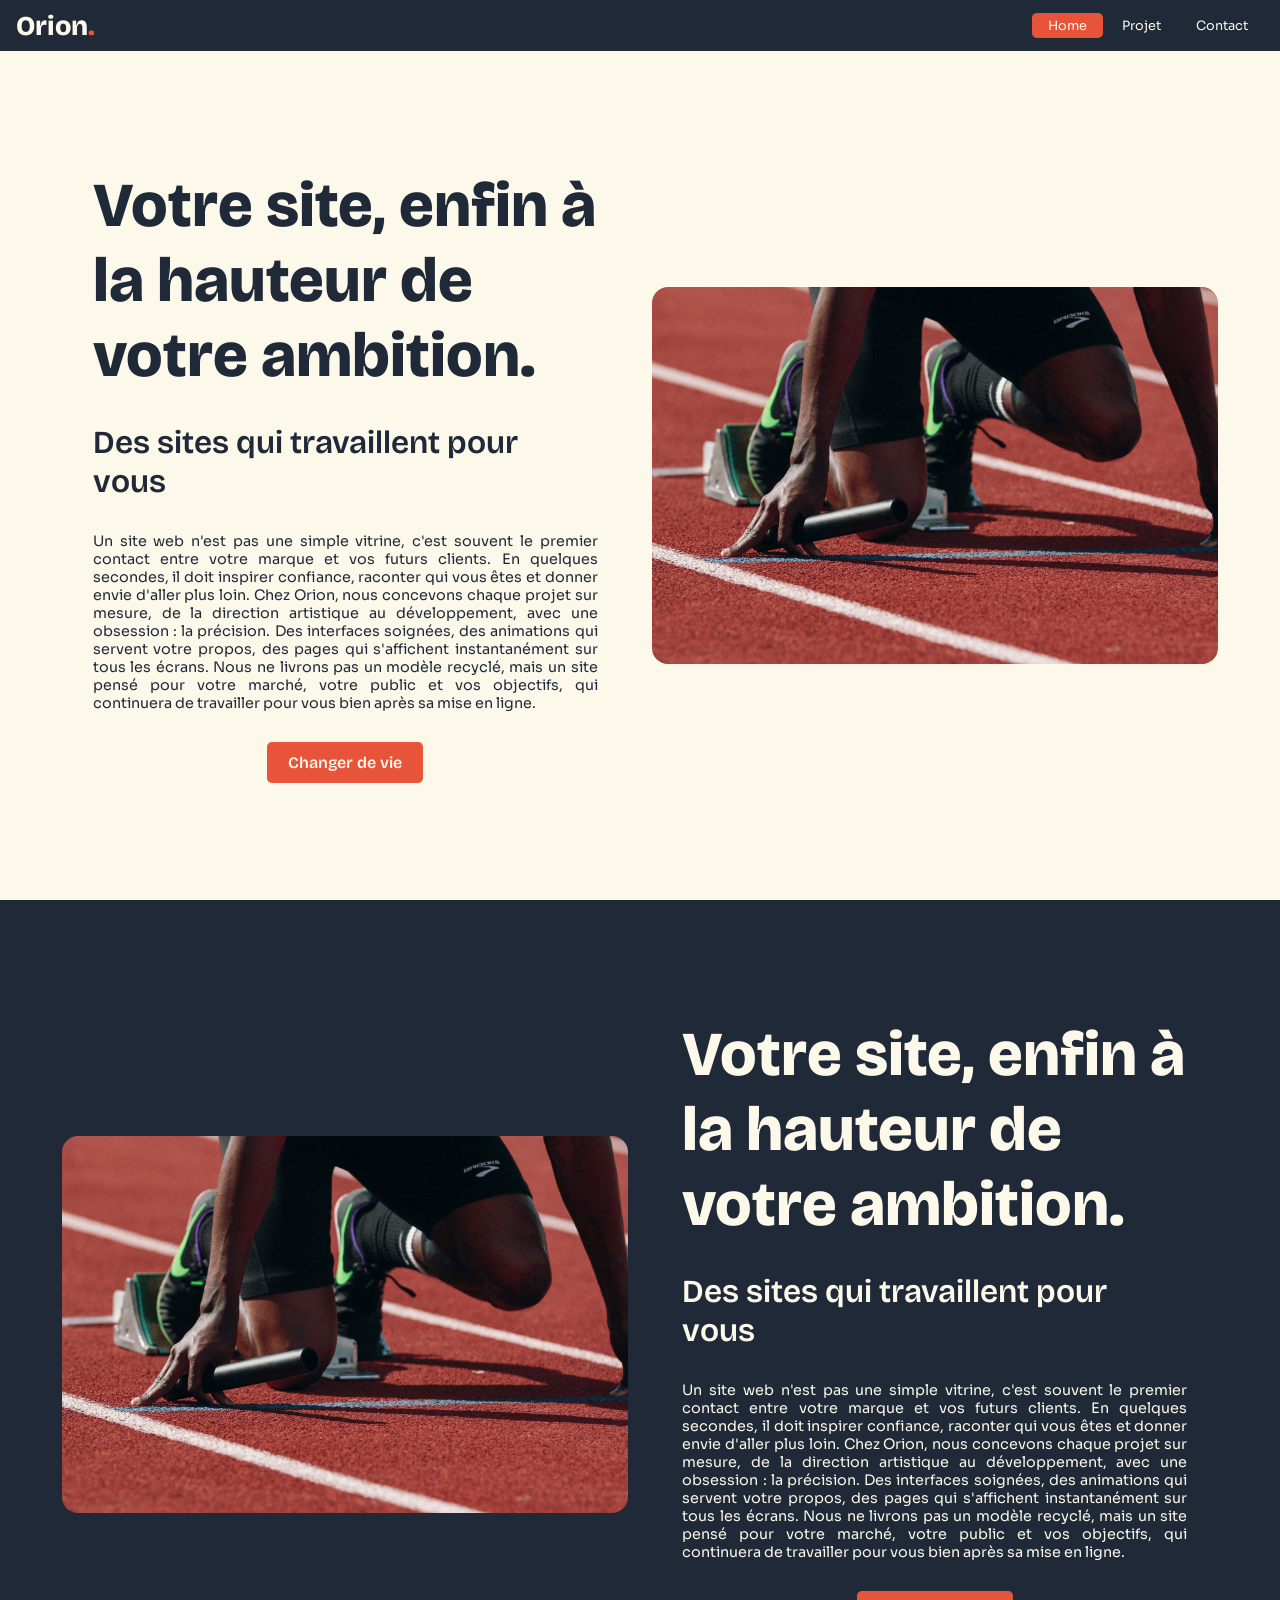
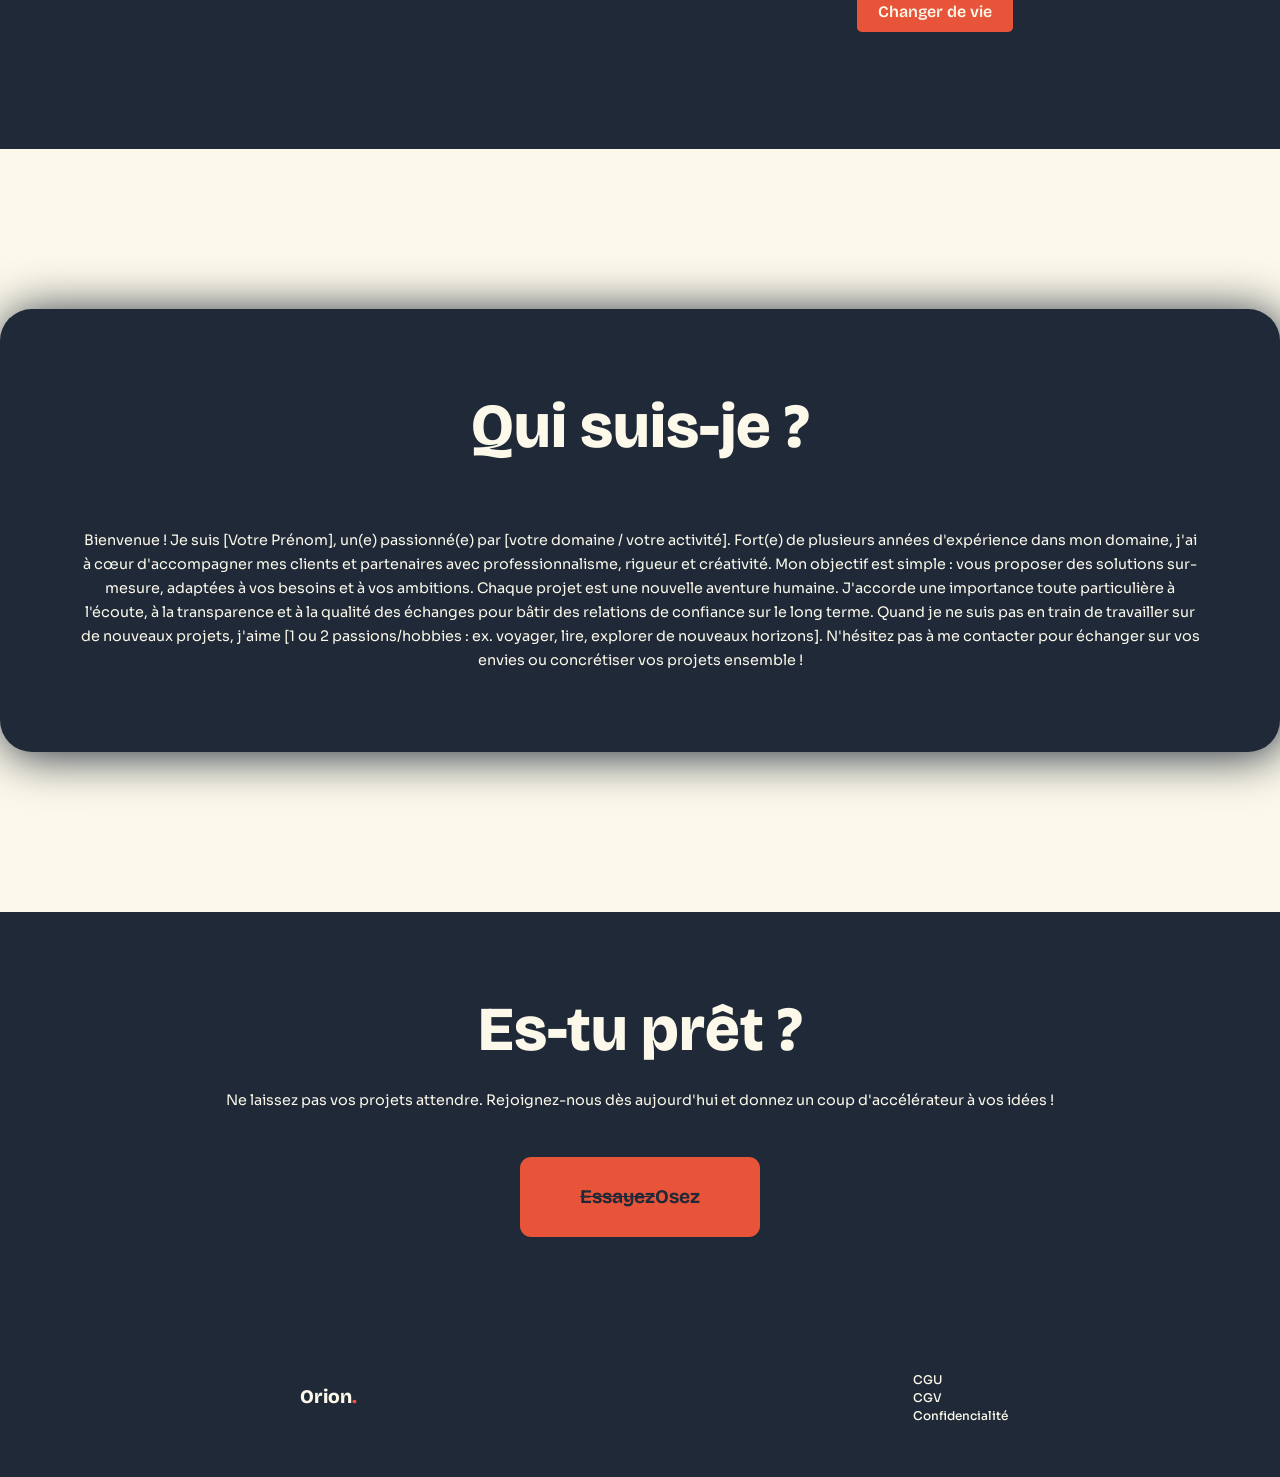
<file: html/index.html>
<!DOCTYPE html>
<html lang="fr">
<head>
<meta charset="UTF-8">
<meta name="viewport" content="width=device-width, initial-scale=1">
<title>Hello world</title>
<link rel="stylesheet" href="../CSS/global.css">
<link rel="stylesheet" href="../CSS/index.css">
<link rel="preconnect" href="https://fonts.googleapis.com">
<link rel="preconnect" href="https://fonts.gstatic.com" crossorigin>
<link href="https://fonts.googleapis.com/css2?family=Bricolage+Grotesque:opsz,wght@12..96,200..800&display=swap" rel="stylesheet">
<link href="https://fonts.googleapis.com/css2?family=Bricolage+Grotesque:opsz,wght@12..96,200..800&family=Sora:wght@100..800&display=swap" rel="stylesheet">
</head>
<body>
    <script src="..\JS\header.js" defer></script>
    <site-header data-page="index" class="siteheader"></site-header>
    <main>
        <section class="section_hero">
            <div class="div_hero">
                <h1 class="h1_hero">Votre site, enfin à la hauteur de votre ambition.</h1>
                <h2 class="h2_hero">Des sites qui travaillent pour vous</h2>
                <p class="paragraph_hero">Un site web n'est pas une simple vitrine, c'est souvent le premier contact entre votre marque et vos futurs clients. En quelques secondes, il doit inspirer confiance, raconter qui vous êtes et donner envie d'aller plus loin. Chez Orion, nous concevons chaque projet sur mesure, de la direction artistique au développement, avec une obsession : la précision. Des interfaces soignées, des animations qui servent votre propos, des pages qui s'affichent instantanément sur tous les écrans. Nous ne livrons pas un modèle recyclé, mais un site pensé pour votre marché, votre public et vos objectifs, qui continuera de travailler pour vous bien après sa mise en ligne.</p>
                <a class="a_hero" href="contact.html">Changer de vie</a>
            </div>
    
            <img class="img_hero" src="..\img\braden-collum-9HI8UJMSdZA-unsplash.jpg" alt="">
            
        </section>
        <section class="section_projet">
            <img class="img_projet" src="..\img\braden-collum-9HI8UJMSdZA-unsplash.jpg" alt="">
            
            <div class="div_projet">
                <h1 class="h1_projet">Votre site, enfin à la hauteur de votre ambition.</h1>
                <h2 class="h2_projet">Des sites qui travaillent pour vous</h2>
                <p class="paragraph_projet">Un site web n'est pas une simple vitrine, c'est souvent le premier contact entre votre marque et vos futurs clients. En quelques secondes, il doit inspirer confiance, raconter qui vous êtes et donner envie d'aller plus loin. Chez Orion, nous concevons chaque projet sur mesure, de la direction artistique au développement, avec une obsession : la précision. Des interfaces soignées, des animations qui servent votre propos, des pages qui s'affichent instantanément sur tous les écrans. Nous ne livrons pas un modèle recyclé, mais un site pensé pour votre marché, votre public et vos objectifs, qui continuera de travailler pour vous bien après sa mise en ligne.</p>
                <a class="a_projet" href="contact.html">Changer de vie</a>
            </div>
        </section>
        <section class="quisuisje">
            <div class="card_qsj">
                <h2 class="h2_qsj">Qui suis-je ?</h2>
                <p class="p_qsj">Bienvenue ! Je suis [Votre Prénom], un(e) passionné(e) par [votre domaine / votre activité].

                    Fort(e) de plusieurs années d'expérience dans mon domaine, j'ai à cœur d'accompagner mes clients et partenaires avec professionnalisme, rigueur et créativité. Mon objectif est simple : vous proposer des solutions sur-mesure, adaptées à vos besoins et à vos ambitions.

                    Chaque projet est une nouvelle aventure humaine. J'accorde une importance toute particulière à l'écoute, à la transparence et à la qualité des échanges pour bâtir des relations de confiance sur le long terme.

                    Quand je ne suis pas en train de travailler sur de nouveaux projets, j'aime [1 ou 2 passions/hobbies : ex. voyager, lire, explorer de nouveaux horizons].

                    N'hésitez pas à me contacter pour échanger sur vos envies ou concrétiser vos projets ensemble !
                </p>
            </div>
        </section>
        <section class="cta">
            <h2 class="h2cta">Es-tu prêt ?</h2>
            <p class="p_cta">Ne laissez pas vos projets attendre. Rejoignez-nous dès aujourd'hui et donnez un coup d'accélérateur à vos idées !</p>
            <a href="" class="a_cta"><del>Essayez</del> Osez</a>
        </section>
    </main>
    <script src="..\JS\footer.js" defer></script>
    <site-footer></site-footer>
</body>

</html>
</file>
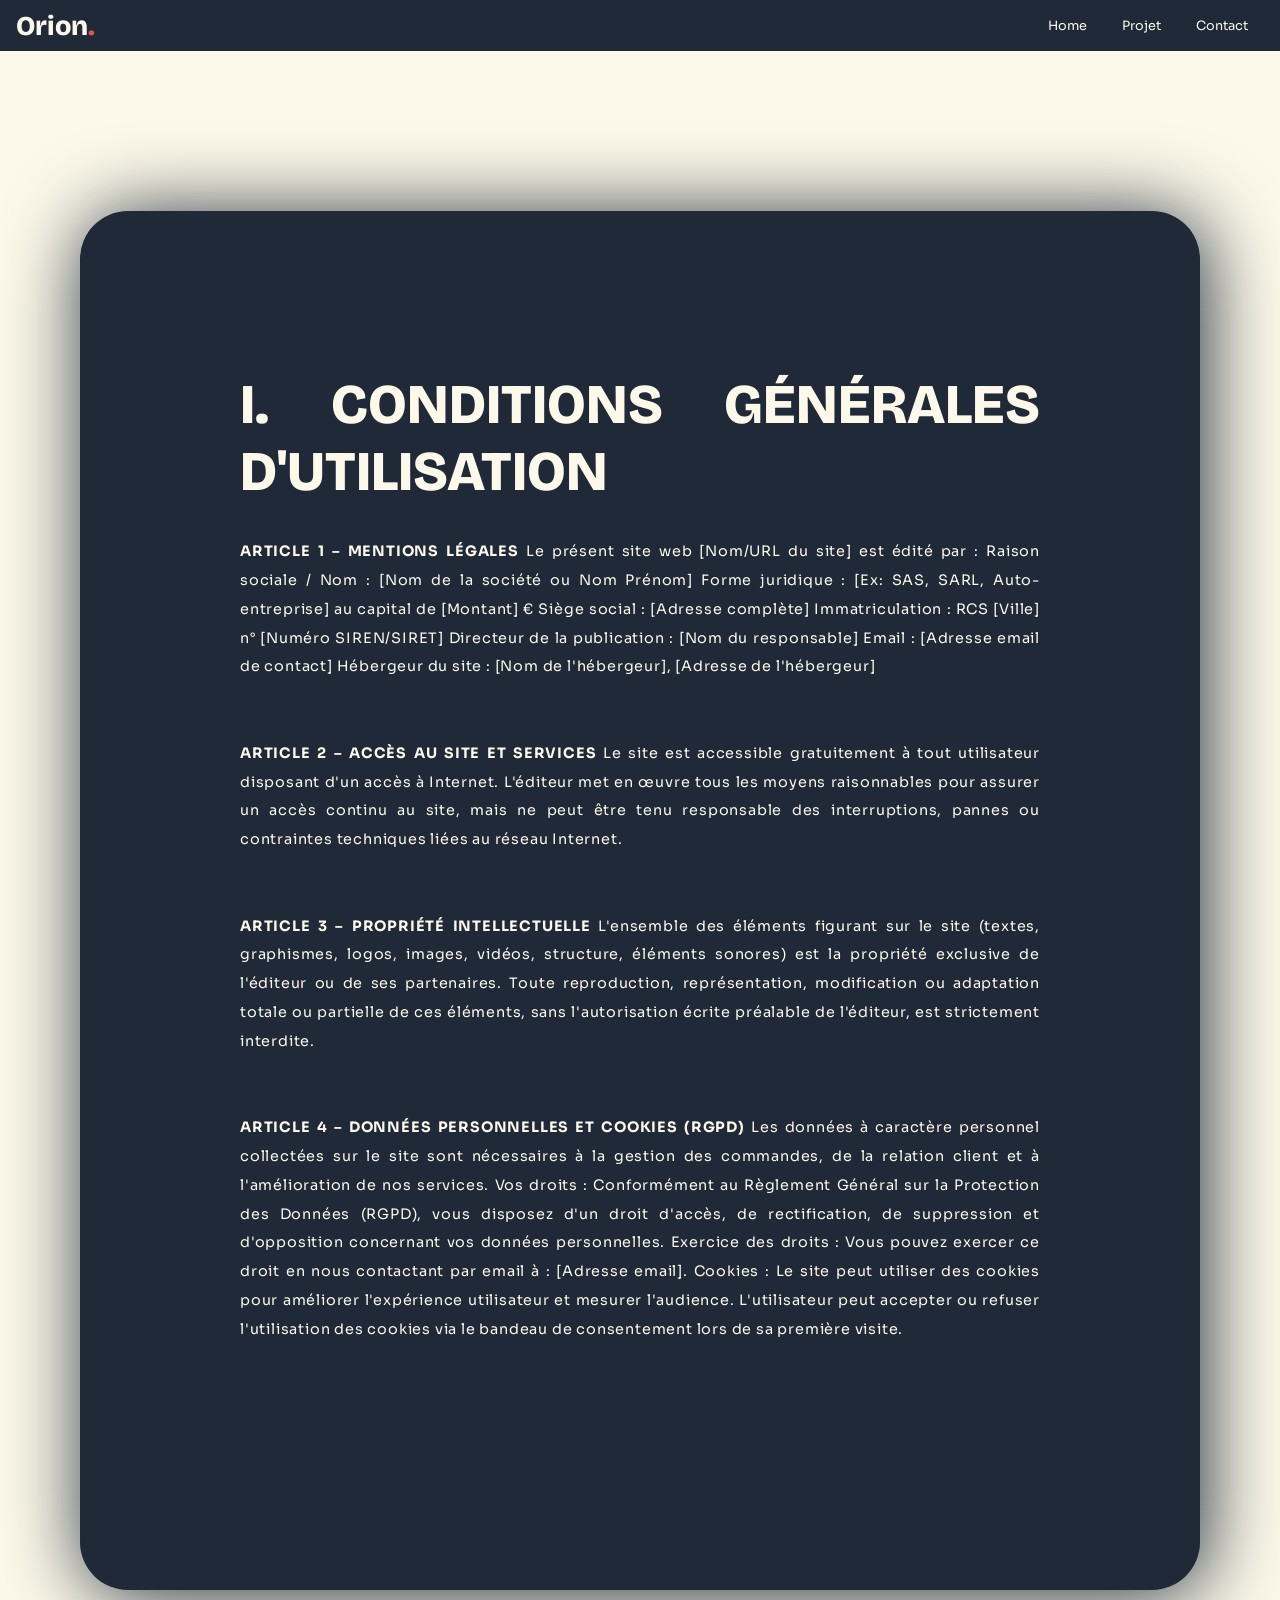
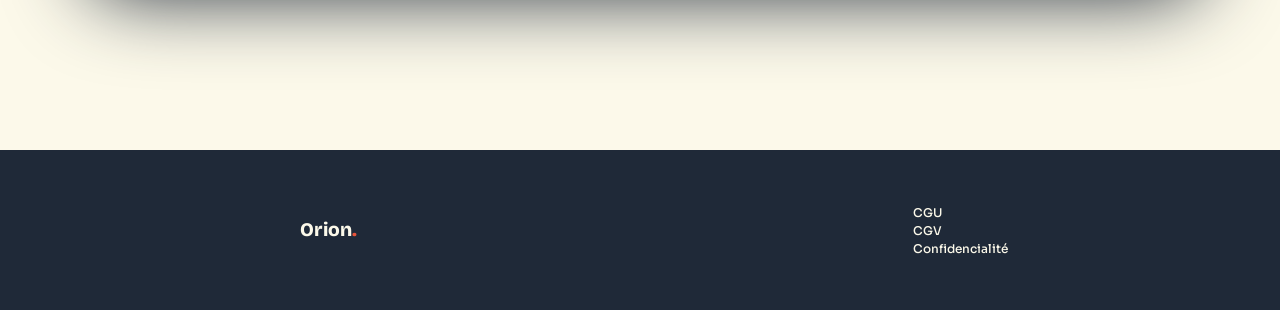
<file: html/cgu.html>
<!DOCTYPE html>
<html lang="fr">
<head>
    <meta charset="UTF-8">
    <meta name="viewport" content="width=device-width, initial-scale=1.0">
    <title>CGU</title>
    <link rel="stylesheet" href="../CSS/global.css">
    <link rel="stylesheet" href="../CSS/cgu.css">
    <link rel="preconnect" href="https://fonts.googleapis.com">
    <link rel="preconnect" href="https://fonts.gstatic.com" crossorigin>
    <link href="https://fonts.googleapis.com/css2?family=Bricolage+Grotesque:opsz,wght@12..96,200..800&display=swap" rel="stylesheet">
    <link href="https://fonts.googleapis.com/css2?family=Bricolage+Grotesque:opsz,wght@12..96,200..800&family=Sora:wght@100..800&display=swap" rel="stylesheet">
</head>
<body>
    <script src="..\JS\header.js" defer></script>
    <site-header data-page="cgu"></site-header>
    <main>
        <section class="section_cgu">
            <div class="div_cgu">
                <h1 class="h1_cgu">I. CONDITIONS GÉNÉRALES D'UTILISATION</h1>
                <p class="para_cgu"><b>ARTICLE 1 – MENTIONS LÉGALES</b>
                Le présent site web [Nom/URL du site] est édité par :
            
                Raison sociale / Nom : [Nom de la société ou Nom Prénom]
            
                Forme juridique : [Ex: SAS, SARL, Auto-entreprise] au capital de [Montant] €
            
                Siège social : [Adresse complète]
            
                Immatriculation : RCS [Ville] n° [Numéro SIREN/SIRET]
            
                Directeur de la publication : [Nom du responsable]
            
                Email : [Adresse email de contact]
            
                Hébergeur du site : [Nom de l'hébergeur], [Adresse de l'hébergeur] <br><br><br>
            
                <b>ARTICLE 2 – ACCÈS AU SITE ET SERVICES</b>
                Le site est accessible gratuitement à tout utilisateur disposant d'un accès à Internet. L'éditeur met en œuvre tous les moyens raisonnables pour assurer un accès continu au site, mais ne peut être tenu responsable des interruptions, pannes ou contraintes techniques liées au réseau Internet.
                <br><br><br>
                <b>ARTICLE 3 – PROPRIÉTÉ INTELLECTUELLE</b>
                L'ensemble des éléments figurant sur le site (textes, graphismes, logos, images, vidéos, structure, éléments sonores) est la propriété exclusive de l'éditeur ou de ses partenaires. Toute reproduction, représentation, modification ou adaptation totale ou partielle de ces éléments, sans l'autorisation écrite préalable de l'éditeur, est strictement interdite.
                <br><br><br>
                <b>ARTICLE 4 – DONNÉES PERSONNELLES ET COOKIES (RGPD)</b>
                Les données à caractère personnel collectées sur le site sont nécessaires à la gestion des commandes, de la relation client et à l'amélioration de nos services.
            
                Vos droits : Conformément au Règlement Général sur la Protection des Données (RGPD), vous disposez d'un droit d'accès, de rectification, de suppression et d'opposition concernant vos données personnelles.
            
                Exercice des droits : Vous pouvez exercer ce droit en nous contactant par email à : [Adresse email].
            
                Cookies : Le site peut utiliser des cookies pour améliorer l'expérience utilisateur et mesurer l'audience. L'utilisateur peut accepter ou refuser l'utilisation des cookies via le bandeau de consentement lors de sa première visite.
                <br><br><br><br>
            </div>
        </section>
    </main>
    <script src="..\JS\footer.js" defer></script>
    <site-footer></site-footer>
</body>
</html>
</file>
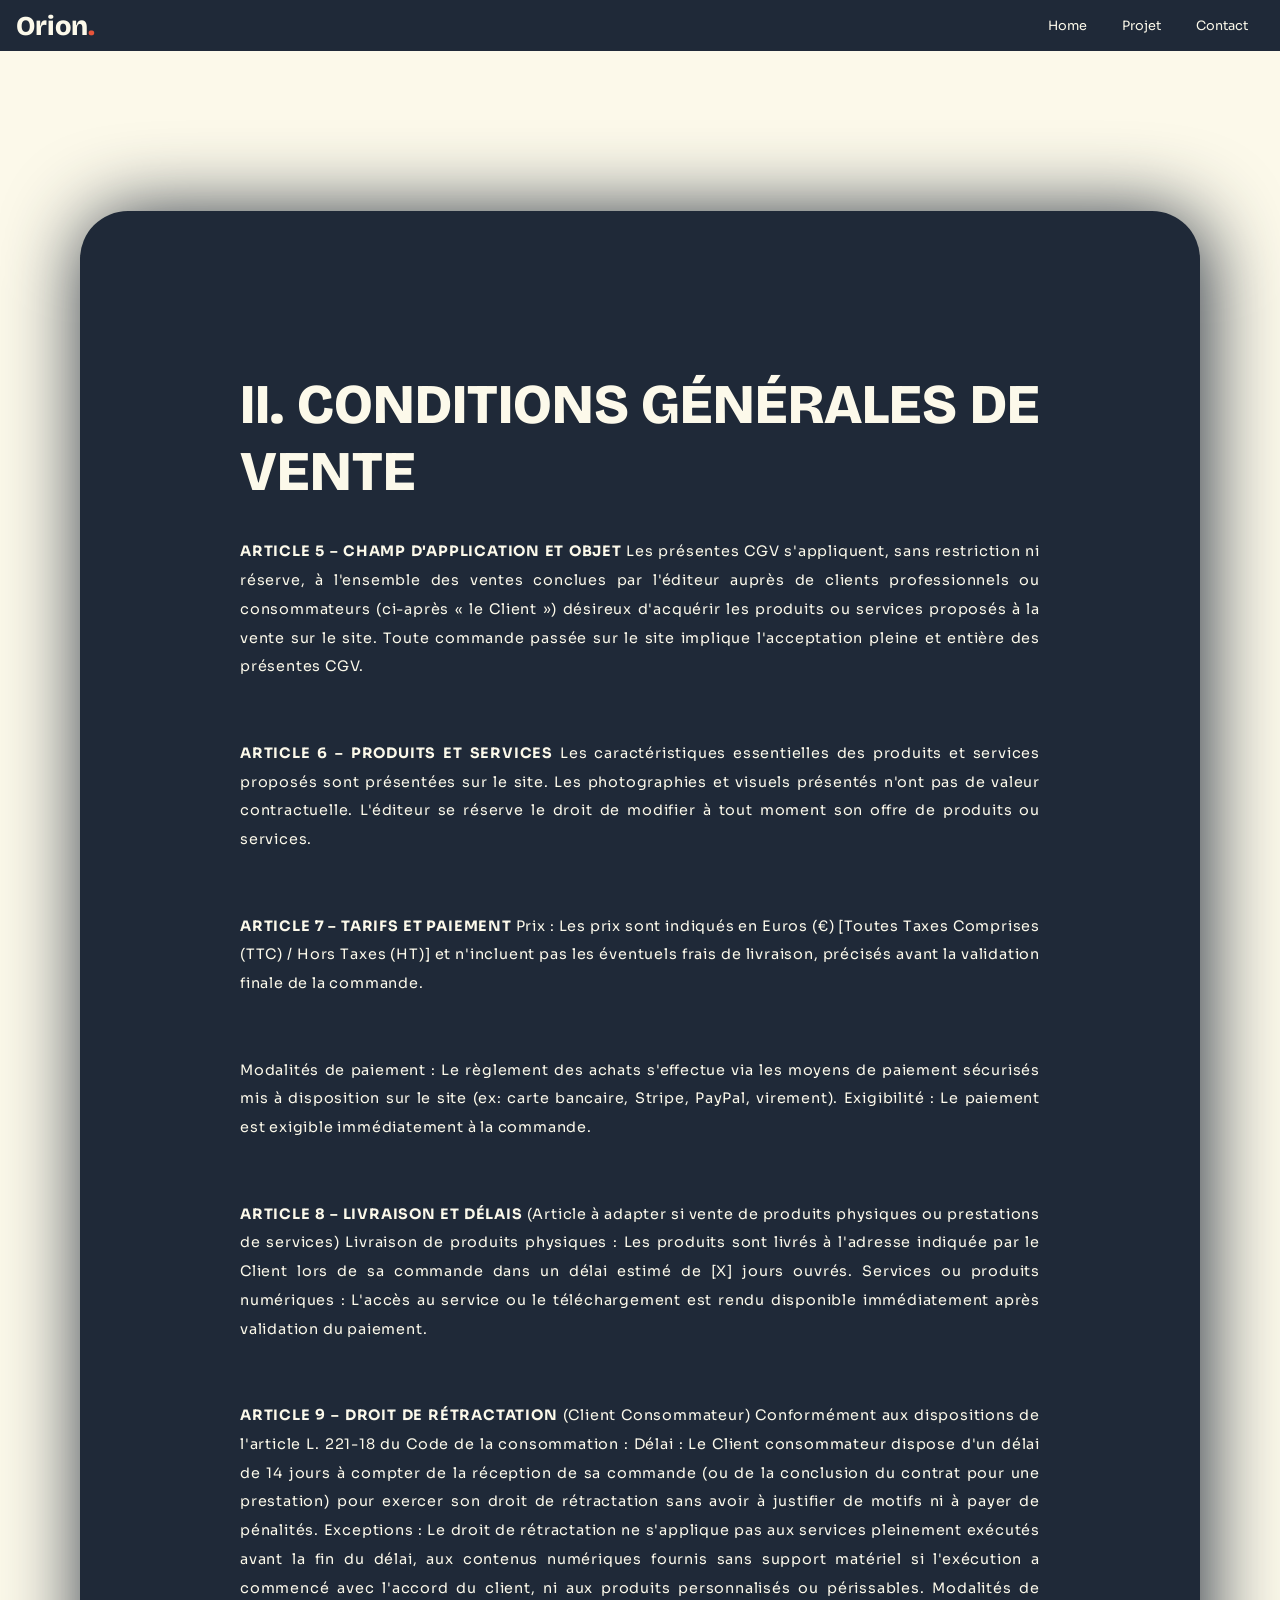
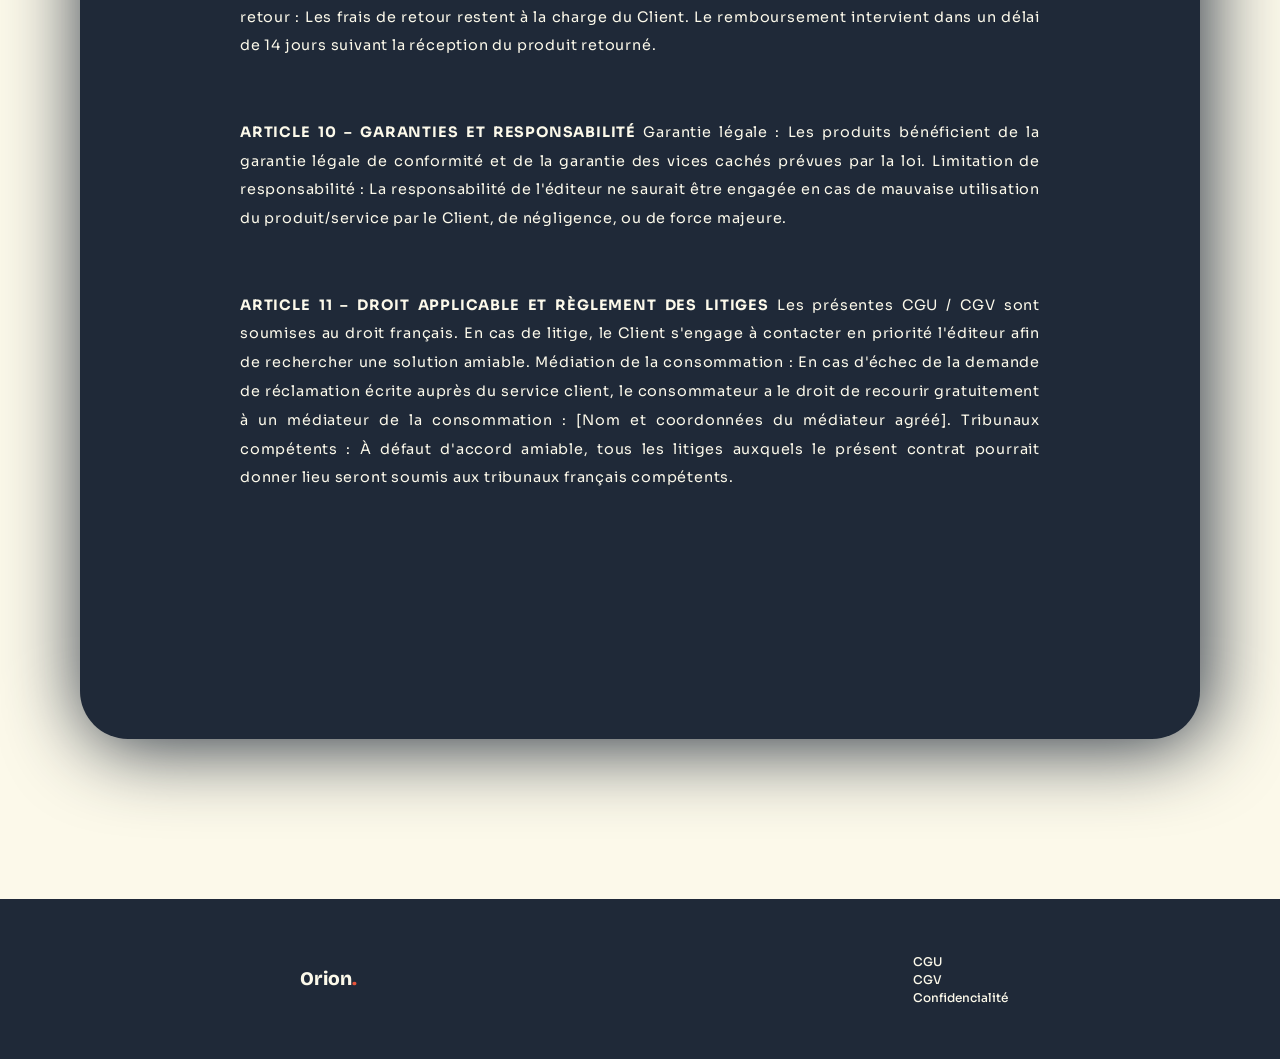
<file: html/cgv.html>
<!DOCTYPE html>
<html lang="fr">
<head>
    <meta charset="UTF-8">
    <meta name="viewport" content="width=device-width, initial-scale=1.0">
    <title>CGU</title>
    <link rel="stylesheet" href="../CSS/global.css">
    <link rel="stylesheet" href="../CSS/cgu.css">
    <link rel="preconnect" href="https://fonts.googleapis.com">
    <link rel="preconnect" href="https://fonts.gstatic.com" crossorigin>
    <link href="https://fonts.googleapis.com/css2?family=Bricolage+Grotesque:opsz,wght@12..96,200..800&display=swap" rel="stylesheet">
    <link href="https://fonts.googleapis.com/css2?family=Bricolage+Grotesque:opsz,wght@12..96,200..800&family=Sora:wght@100..800&display=swap" rel="stylesheet">
</head>
<body>
    <script src="..\JS\header.js" defer></script>
    <site-header data-page="cgu"></site-header>
    <main>
        <section class="section_cgu">
            <div class="div_cgu">
                <h1 class="h1_cgu">II. CONDITIONS GÉNÉRALES DE VENTE</h1>
                <p class="para_cgu"><b>ARTICLE 5 – CHAMP D'APPLICATION ET OBJET</b>
                Les présentes CGV s'appliquent, sans restriction ni réserve, à l'ensemble des ventes conclues par l'éditeur auprès de clients professionnels ou consommateurs (ci-après « le Client ») désireux d'acquérir les produits ou services proposés à la vente sur le site.

                Toute commande passée sur le site implique l'acceptation pleine et entière des présentes CGV.
                <br><br><br>
                <b>ARTICLE 6 – PRODUITS ET SERVICES</b>
                Les caractéristiques essentielles des produits et services proposés sont présentées sur le site. Les photographies et visuels présentés n'ont pas de valeur contractuelle. L'éditeur se réserve le droit de modifier à tout moment son offre de produits ou services.
                <br><br><br>
                <b>ARTICLE 7 – TARIFS ET PAIEMENT</b>
                Prix : Les prix sont indiqués en Euros (€) [Toutes Taxes Comprises (TTC) / Hors Taxes (HT)] et n'incluent pas les éventuels frais de livraison, précisés avant la validation finale de la commande.
                <br><br><br>
                Modalités de paiement : Le règlement des achats s'effectue via les moyens de paiement sécurisés mis à disposition sur le site (ex: carte bancaire, Stripe, PayPal, virement).

                Exigibilité : Le paiement est exigible immédiatement à la commande.
                <br><br><br>
                <b>ARTICLE 8 – LIVRAISON ET DÉLAIS</b>
                (Article à adapter si vente de produits physiques ou prestations de services)

                Livraison de produits physiques : Les produits sont livrés à l'adresse indiquée par le Client lors de sa commande dans un délai estimé de [X] jours ouvrés.

                Services ou produits numériques : L'accès au service ou le téléchargement est rendu disponible immédiatement après validation du paiement.
                <br><br><br>
                <b>ARTICLE 9 – DROIT DE RÉTRACTATION</b> (Client Consommateur)
                Conformément aux dispositions de l'article L. 221-18 du Code de la consommation :

                Délai : Le Client consommateur dispose d'un délai de 14 jours à compter de la réception de sa commande (ou de la conclusion du contrat pour une prestation) pour exercer son droit de rétractation sans avoir à justifier de motifs ni à payer de pénalités.

                Exceptions : Le droit de rétractation ne s'applique pas aux services pleinement exécutés avant la fin du délai, aux contenus numériques fournis sans support matériel si l'exécution a commencé avec l'accord du client, ni aux produits personnalisés ou périssables.

                Modalités de retour : Les frais de retour restent à la charge du Client. Le remboursement intervient dans un délai de 14 jours suivant la réception du produit retourné.
                <br><br><br>
                <b>ARTICLE 10 – GARANTIES ET RESPONSABILITÉ</b>
                Garantie légale : Les produits bénéficient de la garantie légale de conformité et de la garantie des vices cachés prévues par la loi.

                Limitation de responsabilité : La responsabilité de l'éditeur ne saurait être engagée en cas de mauvaise utilisation du produit/service par le Client, de négligence, ou de force majeure.
                <br><br><br>
                <b>ARTICLE 11 – DROIT APPLICABLE ET RÈGLEMENT DES LITIGES</b>
                Les présentes CGU / CGV sont soumises au droit français.

                En cas de litige, le Client s'engage à contacter en priorité l'éditeur afin de rechercher une solution amiable.

                Médiation de la consommation : En cas d'échec de la demande de réclamation écrite auprès du service client, le consommateur a le droit de recourir gratuitement à un médiateur de la consommation : [Nom et coordonnées du médiateur agréé].

                Tribunaux compétents : À défaut d'accord amiable, tous les litiges auxquels le présent contrat pourrait donner lieu seront soumis aux tribunaux français compétents.                <br><br><br><br>
            </div>
        </section>
    </main>
    <script src="..\JS\footer.js" defer></script>
    <site-footer></site-footer>
</body>
</html>
</file>
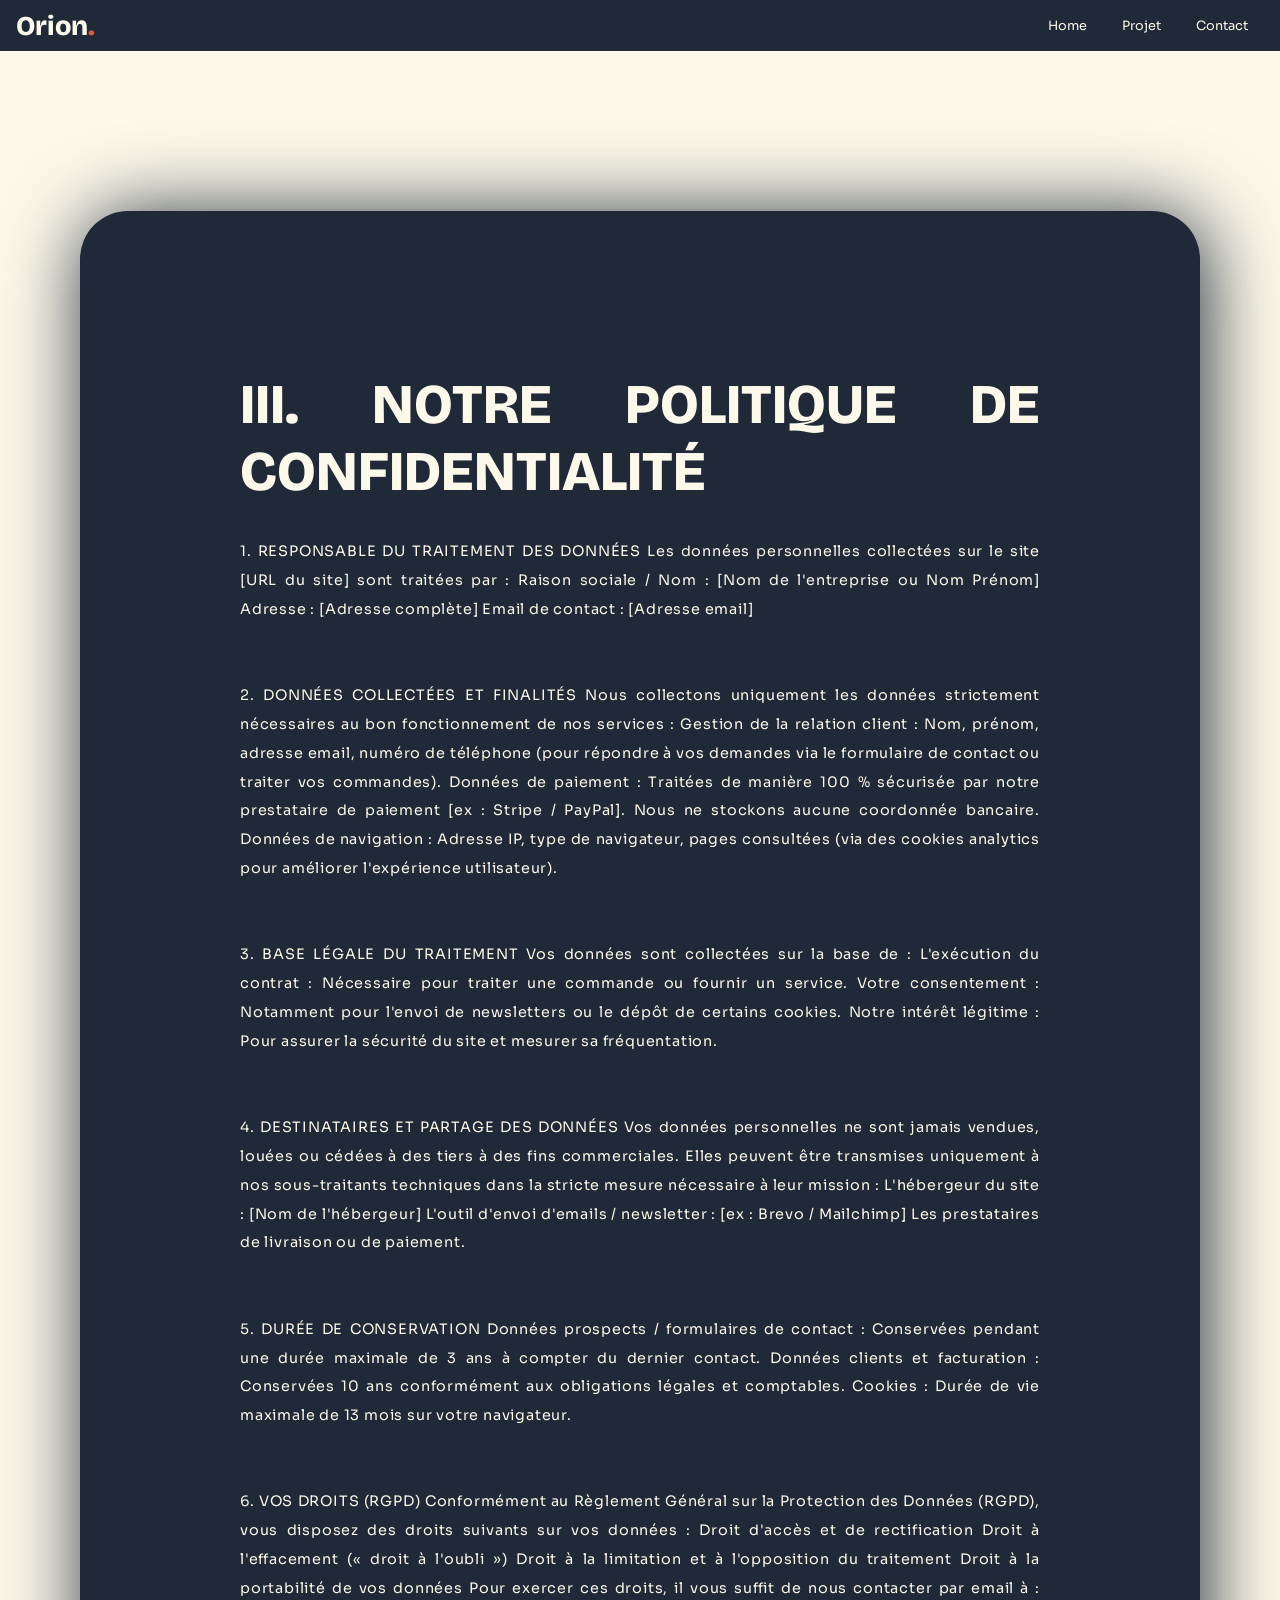
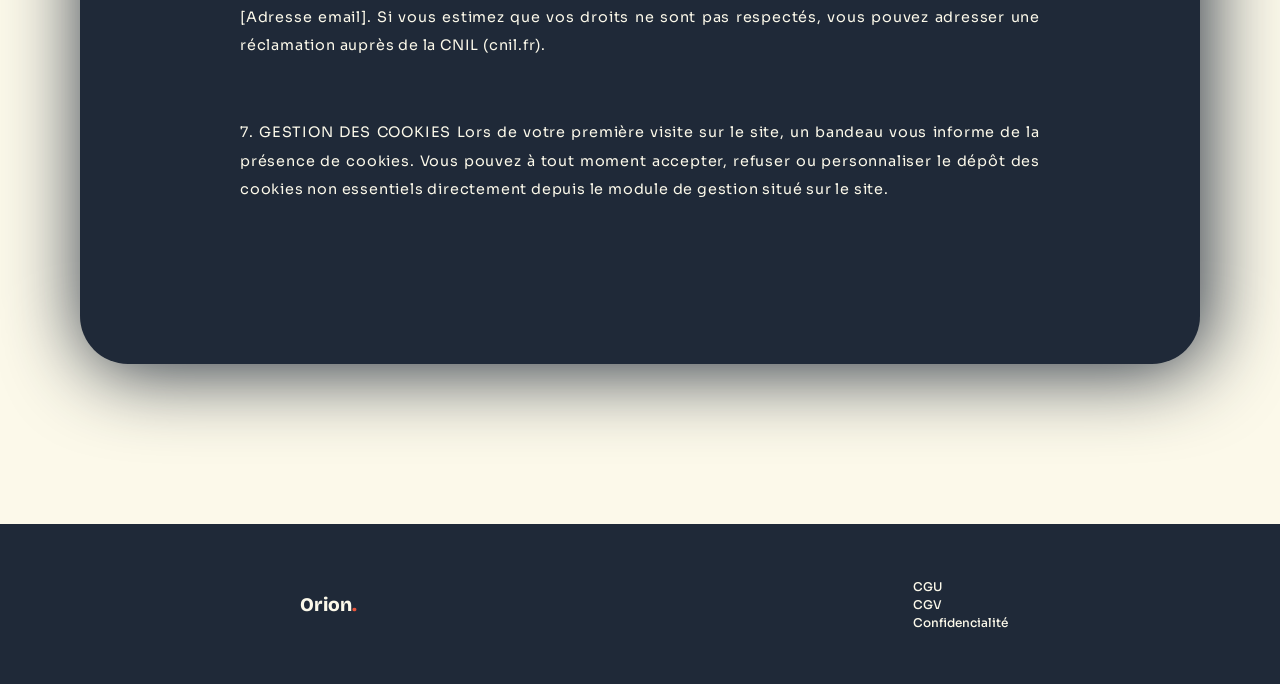
<file: html/conf.html>
<!DOCTYPE html>
<html lang="fr">
<head>
    <meta charset="UTF-8">
    <meta name="viewport" content="width=device-width, initial-scale=1.0">
    <title>CGU</title>
    <link rel="stylesheet" href="../CSS/global.css">
    <link rel="stylesheet" href="../CSS/cgu.css">
    <link rel="preconnect" href="https://fonts.googleapis.com">
    <link rel="preconnect" href="https://fonts.gstatic.com" crossorigin>
    <link href="https://fonts.googleapis.com/css2?family=Bricolage+Grotesque:opsz,wght@12..96,200..800&display=swap" rel="stylesheet">
    <link href="https://fonts.googleapis.com/css2?family=Bricolage+Grotesque:opsz,wght@12..96,200..800&family=Sora:wght@100..800&display=swap" rel="stylesheet">
</head>
<body>
    <script src="..\JS\header.js" defer></script>
    <site-header data-page="cgu"></site-header>
    <main>
        <section class="section_cgu">
            <div class="div_cgu">
                <h1 class="h1_cgu">III. NOTRE POLITIQUE DE CONFIDENTIALITÉ</h1>
                <p class="para_cgu">1. RESPONSABLE DU TRAITEMENT DES DONNÉES
                Les données personnelles collectées sur le site [URL du site] sont traitées par :

                Raison sociale / Nom : [Nom de l'entreprise ou Nom Prénom]

                Adresse : [Adresse complète]

                Email de contact : [Adresse email]
                <br><br><br>
                2. DONNÉES COLLECTÉES ET FINALITÉS
                Nous collectons uniquement les données strictement nécessaires au bon fonctionnement de nos services :

                Gestion de la relation client : Nom, prénom, adresse email, numéro de téléphone (pour répondre à vos demandes via le formulaire de contact ou traiter vos commandes).

                Données de paiement : Traitées de manière 100 % sécurisée par notre prestataire de paiement [ex : Stripe / PayPal]. Nous ne stockons aucune coordonnée bancaire.

                Données de navigation : Adresse IP, type de navigateur, pages consultées (via des cookies analytics pour améliorer l'expérience utilisateur).
                <br><br><br>
                3. BASE LÉGALE DU TRAITEMENT
                Vos données sont collectées sur la base de :

                L'exécution du contrat : Nécessaire pour traiter une commande ou fournir un service.

                Votre consentement : Notamment pour l'envoi de newsletters ou le dépôt de certains cookies.

                Notre intérêt légitime : Pour assurer la sécurité du site et mesurer sa fréquentation.
                <br><br><br>
                4. DESTINATAIRES ET PARTAGE DES DONNÉES
                Vos données personnelles ne sont jamais vendues, louées ou cédées à des tiers à des fins commerciales.

                Elles peuvent être transmises uniquement à nos sous-traitants techniques dans la stricte mesure nécessaire à leur mission :

                L'hébergeur du site : [Nom de l'hébergeur]

                L'outil d'envoi d'emails / newsletter : [ex : Brevo / Mailchimp]

                Les prestataires de livraison ou de paiement.
                <br><br><br>
                5. DURÉE DE CONSERVATION
                Données prospects / formulaires de contact : Conservées pendant une durée maximale de 3 ans à compter du dernier contact.

                Données clients et facturation : Conservées 10 ans conformément aux obligations légales et comptables.

                Cookies : Durée de vie maximale de 13 mois sur votre navigateur.
                <br><br><br>
                6. VOS DROITS (RGPD)
                Conformément au Règlement Général sur la Protection des Données (RGPD), vous disposez des droits suivants sur vos données :

                Droit d'accès et de rectification

                Droit à l'effacement (« droit à l'oubli »)

                Droit à la limitation et à l'opposition du traitement

                Droit à la portabilité de vos données

                Pour exercer ces droits, il vous suffit de nous contacter par email à : [Adresse email].

                Si vous estimez que vos droits ne sont pas respectés, vous pouvez adresser une réclamation auprès de la CNIL (cnil.fr).
                <br><br><br>
                7. GESTION DES COOKIES
                Lors de votre première visite sur le site, un bandeau vous informe de la présence de cookies. Vous pouvez à tout moment accepter, refuser ou personnaliser le dépôt des cookies non essentiels directement depuis le module de gestion situé sur le site.            
            </div>
        </section>
    </main>
    <script src="..\JS\footer.js" defer></script>
    <site-footer></site-footer>
</body>
</html>
</file>
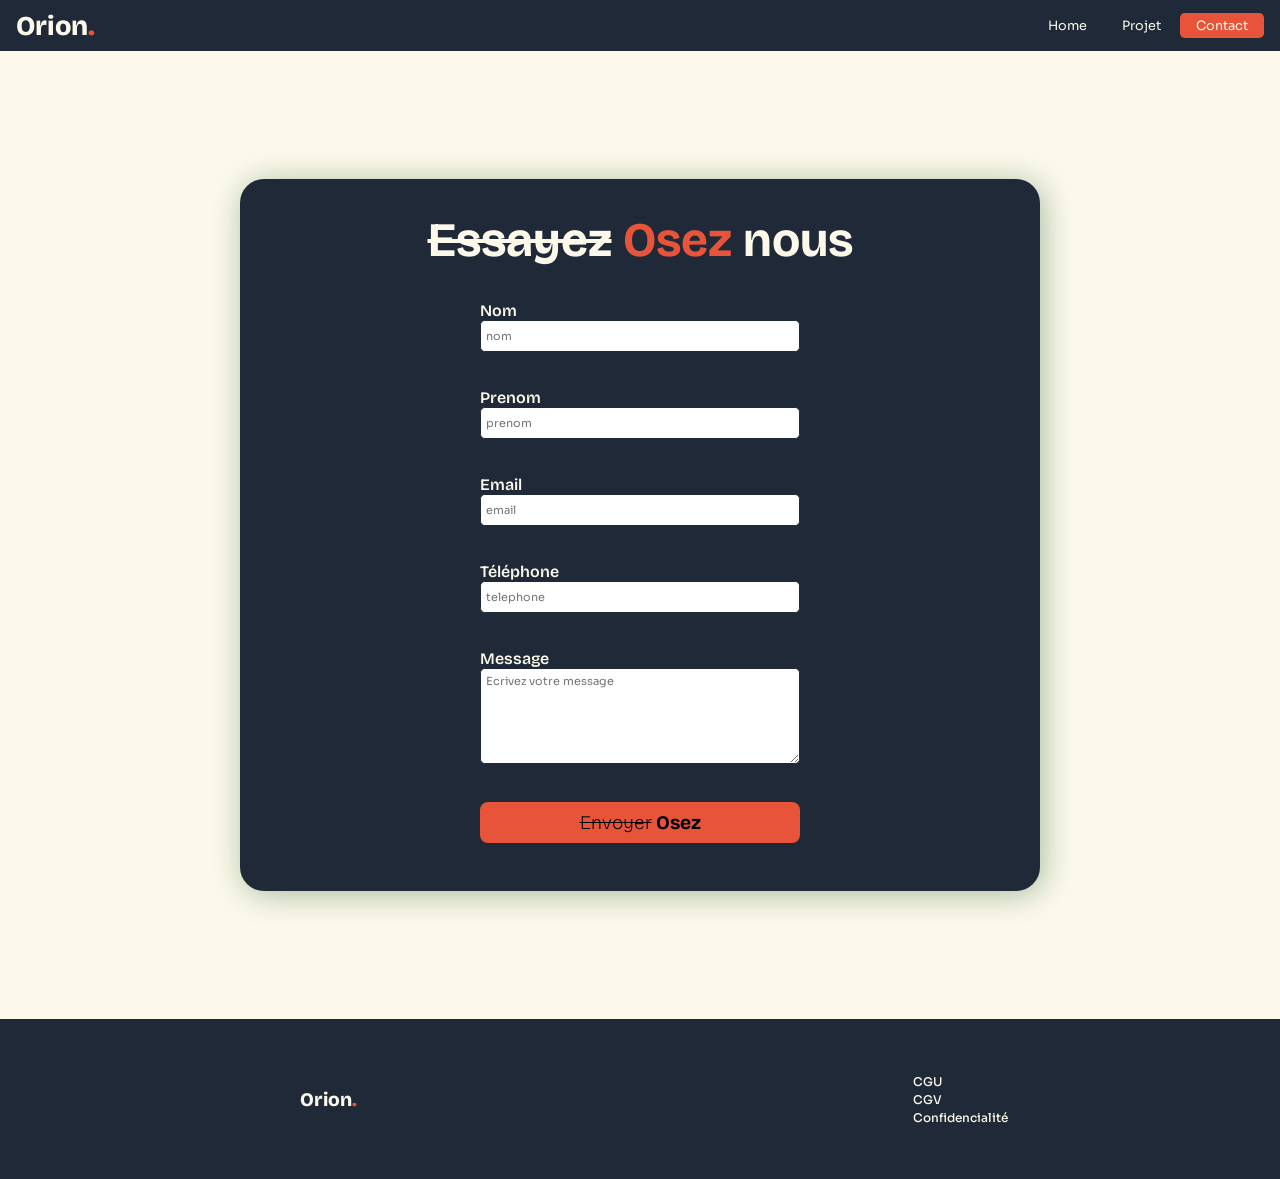
<file: html/contact.html>
<!DOCTYPE html>
<html lang="fr">
<head>
<meta charset="UTF-8">
<meta name="viewport" content="width=device-width, initial-scale=1">
<title>Hello world</title>
<link rel="stylesheet" href="../CSS/global.css">
<link rel="stylesheet" href="../CSS/contact.css">
<link rel="preconnect" href="https://fonts.googleapis.com">
<link rel="preconnect" href="https://fonts.gstatic.com" crossorigin>
<link href="https://fonts.googleapis.com/css2?family=Bricolage+Grotesque:opsz,wght@12..96,200..800&display=swap" rel="stylesheet">
<link href="https://fonts.googleapis.com/css2?family=Bricolage+Grotesque:opsz,wght@12..96,200..800&family=Sora:wght@100..800&display=swap" rel="stylesheet">
</head>
<body>
    <script src="..\JS\header.js" defer></script>
    <site-header data-page="contact"></site-header>
    <main>
        <section class="hero_contact">
            <div class="div_card">
                <h1 class="h1_contact"><del class="del_contact">Essayez</del> <span class="span_contact">Osez</span> nous</h1>
                <div class="div_contact">
                    <form class="form_contact">
                        <div class="div_label">
                            <label for="nom" class="label_contact">Nom</label>
                            <br>
                            <input type="text" class="input_contact" name="nom" id="nom" placeholder="nom">
                        </div>
                        <br><br>
                        <div class="div_label">
                            <label for="prenom" class="label_contact">Prenom</label>
                            <br>
                            <input type="text" class="input_contact" name="prenom" id="prenom" placeholder="prenom">
                        </div>
                        <br><br>
                        <div class="div_label">
                            <label for="email" class="label_contact">Email</label>
                            <br>
                            <input type="email" class="input_contact" name="email" id="email" placeholder="email">
                        </div>
                        <br><br>
                        <div class="div_label">
                            <label for="telephone" class="label_contact">Téléphone</label>
                            <br>
                            <input type="tel" class="input_contact" name="telephone" id="telephone" placeholder="telephone">
                        </div>
                        <br><br>
                        <div class="div_label">
                            <label for="message" class="label_contact">Message</label>
                            <br>
                            <textarea name="message" id="message" class="textarea_contact" placeholder="Ecrivez votre message"></textarea>
                        </div>
                        <br>
                        <button type="submit" class="button_form"><del class="del_button">Envoyer</del> Osez</button>
                    </form>
                </div>
            </div>
        </section>
    </main>
    <script src="..\JS\footer.js" defer></script>
    <site-footer></site-footer>
</body>

</html>
</file>
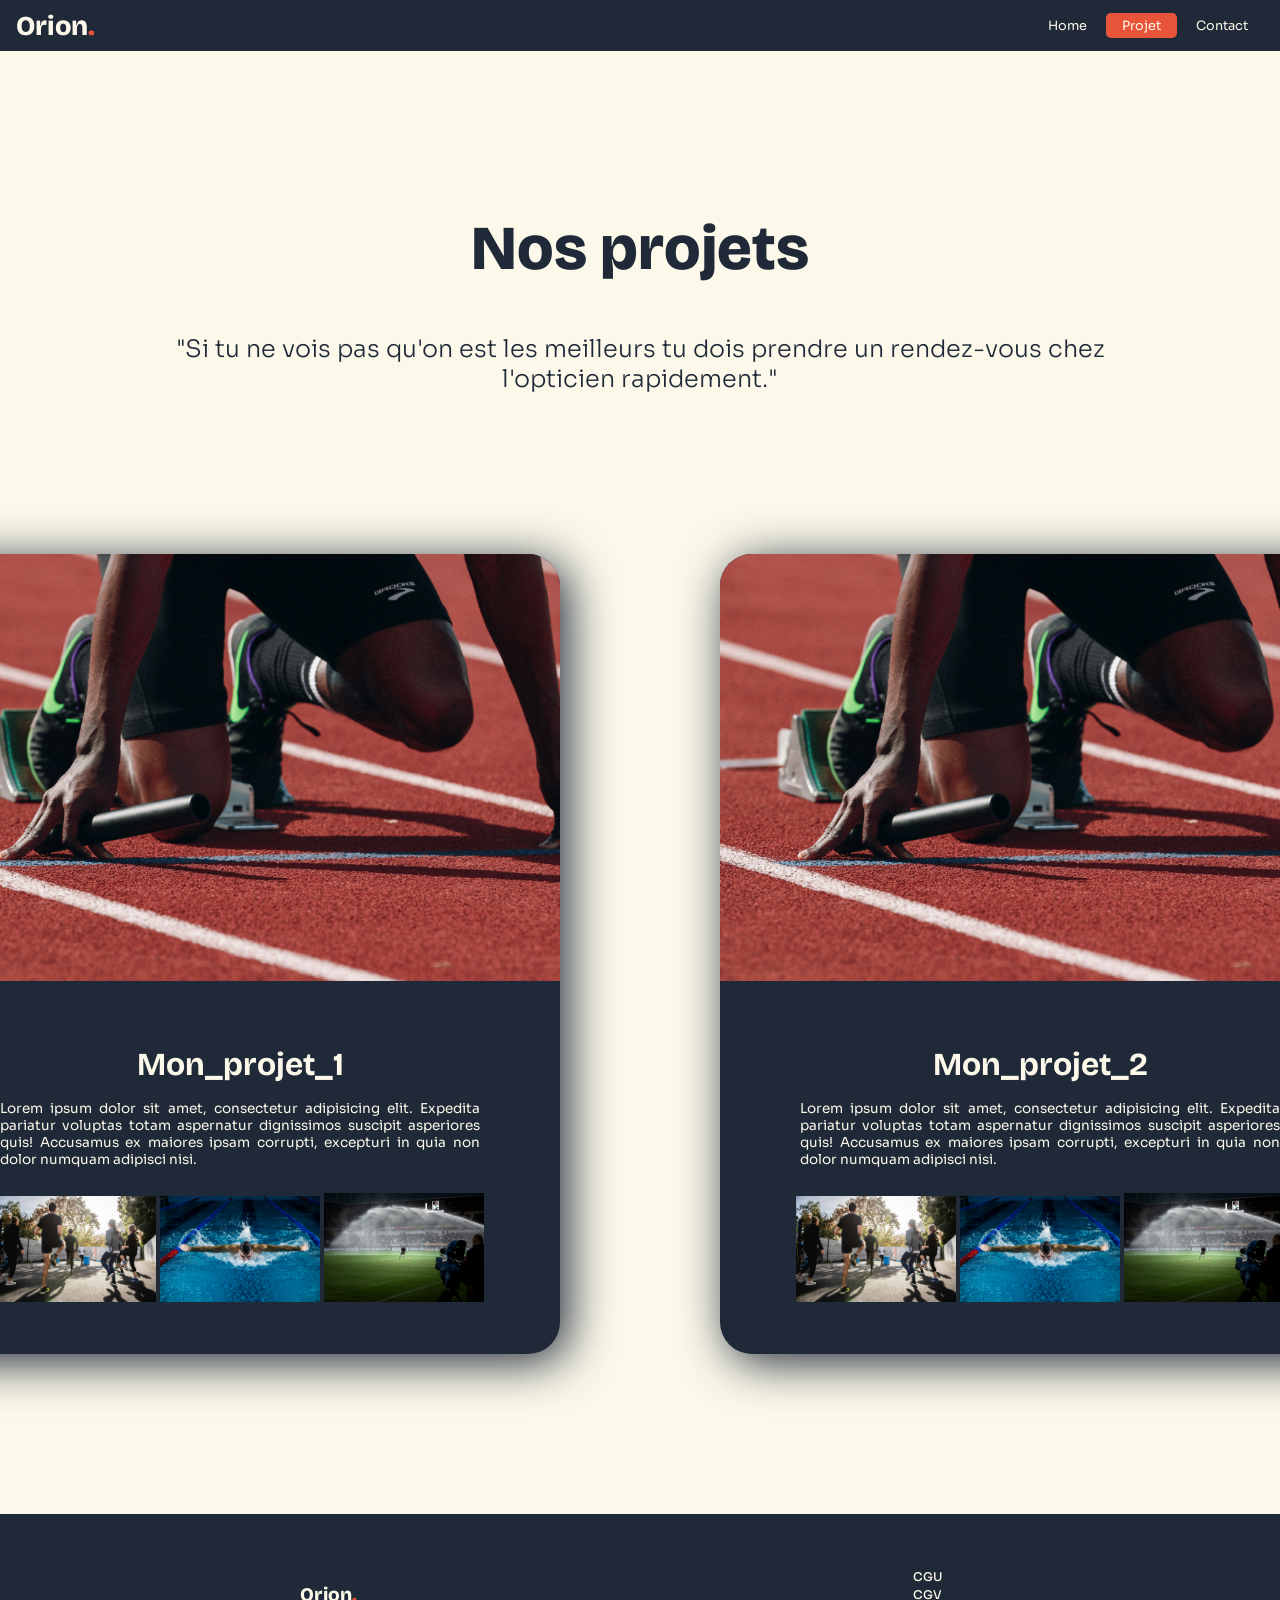
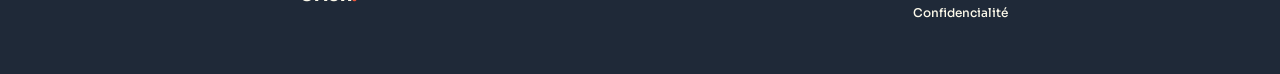
<file: html/projet.html>
<!DOCTYPE html>
<html lang="fr">
<head>
<meta charset="UTF-8">
<meta name="viewport" content="width=device-width, initial-scale=1">
<title>Hello world</title>
<link rel="stylesheet" href="../CSS/global.css">
<link rel="stylesheet" href="../CSS/projet.css">
<link rel="preconnect" href="https://fonts.googleapis.com">
<link rel="preconnect" href="https://fonts.gstatic.com" crossorigin>
<link href="https://fonts.googleapis.com/css2?family=Bricolage+Grotesque:opsz,wght@12..96,200..800&display=swap" rel="stylesheet">
<link href="https://fonts.googleapis.com/css2?family=Bricolage+Grotesque:opsz,wght@12..96,200..800&family=Sora:wght@100..800&display=swap" rel="stylesheet">
<script src="..\JS\header.js" defer></script>
<script src="../JS/card.js" defer></script>
</head>
<body>
    
    <site-header data-page="projet"></site-header>
    <main>
        <section class="section_p">
            <div class="div_1">
                <h1 class="h1_projet">Nos projets</h1>
                <h2 class="h2_p">"Si tu ne vois pas qu'on est les meilleurs tu dois prendre un rendez-vous chez l'opticien rapidement."</h2>
            </div>
            
            <div class="div_card">
                <div class="card_projet">
                    <img src="../img/braden-collum-9HI8UJMSdZA-unsplash.jpg" alt="sprinter dans les starting blocks" class="img_projet">
                    <div class="text_projet">
                        <h2 class="h2_projet">Mon_projet_1</h2>
                        <p class="p_projet">Lorem ipsum dolor sit amet, consectetur adipisicing elit. Expedita pariatur voluptas totam aspernatur dignissimos suscipit asperiores quis! Accusamus ex maiores ipsam corrupti, excepturi in quia non dolor numquam adipisci nisi.</p>
                    </div>
                    <div class="div_carrousel">
                        <button class="button_card"><img src="../img/gabin-vallet-J154nEkpzlQ-unsplash.jpg" alt="coureur dans la rue" class="img_car"></button>
                        <button class="button_card"><img src="../img/gentrit-sylejmani-JjUyjE-oEbM-unsplash.jpg" alt="nageur papillon" class="img_car"></button>
                        <button class="button_card"><img src="../img/maxim-hopman-xyDkHkvDYp4-unsplash.jpg" alt="footballeur sur un stade mouillé" class="img_car"></button>
                    </div>
                </div>
                <div class="card_projet">
                    <img src="../img/braden-collum-9HI8UJMSdZA-unsplash.jpg" alt="" class="img_projet">
                    <div class="text_projet">
                        <h2 class="h2_projet">Mon_projet_2</h2>
                        <p class="p_projet">Lorem ipsum dolor sit amet, consectetur adipisicing elit. Expedita pariatur voluptas totam aspernatur dignissimos suscipit asperiores quis! Accusamus ex maiores ipsam corrupti, excepturi in quia non dolor numquam adipisci nisi.</p>
                    </div>
                    <div class="div_carrousel">
                        <button class="button_card"><img src="../img/gabin-vallet-J154nEkpzlQ-unsplash.jpg" alt="coureur dans la rue" class="img_car"></button>
                        <button class="button_card"><img src="../img/gentrit-sylejmani-JjUyjE-oEbM-unsplash.jpg" alt="nageur papillon" class="img_car"></button>
                        <button class="button_card"><img src="../img/maxim-hopman-xyDkHkvDYp4-unsplash.jpg" alt="footballeur sur un stade mouillé" class="img_car">                    </div></button>
                </div>
            </div>
        </section>
    </main>
    <script src="..\JS\footer.js" defer></script>
    <site-footer></site-footer>
</body>

</html>
</file>
<file: CSS/global.css>
:root{
    --header-heigh: 3.2rem;
    --color-title: #1F2938;
    --color-background: #FCF9EA;
    --color-backbutton: #E8543A;
    --color-text: #A8BBA3;
    --font-title: "Bricolage Grotesque", sans-serif;
    --font-text: "Sora", sans-serif;
}

*{
    margin: 0;
    padding: 0;
    box-sizing: border-box;
}


.a_header{
    text-decoration: none;
    border-radius: 0.3rem;
    padding : 0.3rem 1rem;
    color: var(--color-background);
}

.a_header:hover{
    background-color: var(--color-backbutton);
    color: var(--color-background);
}

.a_header[aria-current="actif"]{
   background-color: var(--color-backbutton);
    color: var(--color-background); 
}

.nav_1{
    text-decoration: none;
    color: #1F2938;
    margin-right: 1rem;   
    font-family: var(--font-text);
    font-size: 0.8rem;
    font-weight: 400;
    gap: 3.5rem;
    text-decoration: none; 
}

.header{
    height: var(--header-heigh);
    position: relative;
    isolation: isolate;
    display: flex;
    justify-content: space-between;
    align-items: center;
}

.header::before{
    content: "";
    position: absolute;
    inset: 0;
    z-index: -1;
    background-color: var(--color-title);
    animation: header-transparent linear both;
    animation-timeline: scroll();
    animation-range: 0 200px;
    backdrop-filter: blur(8px);
}

@keyframes header-transparent{
    from{opacity: 1;;}
    to{opacity: 0.5;}
}

.a1_header{
    color: var(--color-background);
    font-family: var(--font-title);
    font-size: 1.7rem;
    font-weight: 900;
    margin-left: 1rem;
    text-decoration: none;
}

.span_header{
    color: var(--color-backbutton);
    font-family: var(--font-title);
    font-size: 1.7rem;
    font-weight: 900;
}

.siteheader{
    display: block;
    position: sticky;
    top: 0;
}

.footer{
    height: 10rem;
    background-color: var(--color-title);
    display: grid;
    grid-template-columns: 1fr 1fr;
    grid-template-rows: auto;
    justify-items: center;
    align-items: center;
}

.a1_footer{
    color: var(--color-background);
    font-family: var(--font-title);
    font-size: 1.2rem;
    font-weight: 900;
    margin-left: 1rem;
    text-decoration: none;
}

.span_footer{
    color: var(--color-backbutton);
    font-family: var(--font-title);
    font-size: 1.2rem;
    font-weight: 900;
}

.a_footer{
    text-decoration: none;
    color: var(--color-background);
    font-family: var(--font-text);
    font-weight: 500;
    font-size: 0.75rem;
}

.a_footer:hover{
    color: var(--color-backbutton);
    text-decoration: underline;
}

.ul_footer{
    list-style: none;
}
</file>
<file: CSS/index.css>
/* SECTION HERO */

.div_hero{
    display: flex;
    flex-direction: column;
    gap: 1.9rem;
    padding: 0.6rem 1.9rem;
    justify-content: center;
}

.section_hero{
    display: grid;
    grid-template-columns: minmax(0, 1fr) minmax(0, 1fr);
    height: calc(100vh - var(--header-heigh));
    gap: 1.5rem;
    padding: 3.9rem;
    background-color: var(--color-background);
}

.h1_hero{
    font-family: var(--font-title);
    font-weight: 900;
    font-size: 3.9rem;
    grid-column: 1;
    color: var(--color-title);
}

.h2_hero{
    font-family: var(--font-title);
    font-weight: 600;
    font-size: 2rem;
    grid-column: 1;
    color: var(--color-title);
}

.paragraph_hero{
    font-family: var(--font-text);
    font-size: 0.9rem;
    grid-column: 1;
    text-align: justify;
    color: var(--color-title);
}

.img_hero{
    grid-column: 2;
    height: auto;
    max-width: 100%;
    align-self: center;
    border-radius: 1rem;
}

.a_hero{
    text-decoration: none;
    font-family: var(--font-title);
    font-weight: 600;
    color: var(--color-background);
    background-color: var(--color-backbutton);
    border-radius: 0.3rem;
    align-self: center;
    padding: 10px 20px;
    border: 0.1rem solid transparent;
}

.a_hero:hover{
    background-color: var(--color-background);
    border: 0.1rem solid var(--color-backbutton);
    color: var(--color-backbutton);
}

/* SECTION PROJET */

.section_projet{
    display: grid;
    grid-template-columns: minmax(0, 1fr) minmax(0, 1fr);
    background-color: var(--color-title);
    height: calc(100vh - var(--header-heigh));
    gap: 1.5rem;
    padding: 3.9rem;
    max-width: 100vw;
}

.div_projet{
    display: flex;
    flex-direction: column;
    gap: 1.9rem;
    padding: 0.6rem 1.9rem;
    justify-content: center;
}

.h1_projet{
    font-family: var(--font-title);
    font-weight: 900;
    font-size: 3.9rem;
    grid-column: 2;
    color: var(--color-background);
}

.h2_projet{
    font-family: var(--font-title);
    font-weight: 600;
    font-size: 2rem;
    grid-column: 2;
    color: var(--color-background);
}

.paragraph_projet{
    grid-column: 2;
    font-family: var(--font-text);
    font-size: 0.9rem;
    text-align: justify;
    color: var(--color-background);
}

.a_projet{
    text-decoration: none;
    font-family: var(--font-title);
    font-weight: 600;
    color: var(--color-background);
    background-color: var(--color-backbutton);
    border-radius: 0.3rem;
    align-self: center;
    padding: 10px 20px;
    border: 0.1rem solid transparent;
}

.a_projet:hover{
    background-color: var(--color-title);
    border: 0.1rem solid var(--color-backbutton);
    color: var(--color-backbutton);
}

.img_projet{
    grid-column: 1;
    height: auto;
    max-width: 100%;
    align-self: center;
    border-radius: 1rem;
}

.h2_qsj{
    text-align: center;
    font-family: var(--font-title);
    margin-bottom: 4rem;
    font-size: 3.9rem;
    font-weight: 900;
    color: var(--color-background);
}

.p_qsj{
    text-align: center;
    font-family: var(--font-text);
    color: var(--color-background);
    line-height: 1.5rem;
    font-size: 0.9rem;
}

.quisuisje{
    display: flex;
    flex-direction: column;
    align-items: center;
    padding: 10rem;
    background-color: var(--color-background);
}

.card_qsj{
    width: 80rem;
    background-color: var(--color-title);
    padding: 5rem;
    border-radius: 2rem;
    box-shadow: 0.2rem 0.2rem 3rem var(--color-title);
}

.cta{
    background-color: var(--color-title);
    display: flex;
    flex-direction: column;
    align-items: center;
    padding: 5rem;
}

.h2cta{
    color: var(--color-background);
    font-family: var(--font-title);
    font-size: 3.9rem;
    font-weight: 900;
    margin-bottom: 1.5rem;
}

.p_cta{
    color: var(--color-background);
    font-family: var(--font-text);
    font-size: 0.9rem;
    margin-bottom: 3rem;
}

.a_cta{
    width: 15rem;
    color: var(--color-title);
    text-decoration: none;
    height: 5rem;
    background-color: var(--color-backbutton);
    border: none;
    border-radius: 0.7rem;
    font-size: 1.2rem;
    font-weight: 700;
    font-family: var(--font-title);
    display: flex;
    justify-content: center;
    align-items: center;
}

.a_cta:hover{
    cursor: pointer;
    background-color: var(--color-background);
    border: 0.1rem solid var(--color-backbutton);
}
</file>
<file: CSS/cgu.css>
.section_cgu{
    background-color: var(--color-background);
    display: flex;
    flex-direction: column;
    align-items: center;
    justify-content: center;
    padding-top: 10rem;
    padding-bottom: 10rem;
}

.div_cgu{
    display: flex;
    flex-direction: column;
    align-items: center;
    width: 70rem;
    background-color: var(--color-title);
    padding: 10rem;
    border-radius: 3rem;
    box-shadow: 0.3rem 0.3rem 5rem var(--color-title);
}

.h1_cgu{
    font-family: var(--font-title);
    font-size: 3.5rem;
    margin-bottom: 2rem;
    font-weight: 900;
    color: var(--color-background);
    text-align: justify;
}

.para_cgu{
    font-family: var(--font-text);
    text-align: justify;
    font-size: 0.9rem;
    color: var(--color-background);
    letter-spacing: 0.05rem;
    line-height: 1.8rem;
}
</file>
<file: CSS/contact.css>
.hero_contact{
    background-color: var(--color-background);
    padding: 8rem 5rem;
    display: flex;
    justify-content: center;
}

.div_card{
    background-color: var(--color-title);
    width: 50rem;
    border-radius: 1.5rem;
    display: flex;
    flex-direction: column;
    align-items: center;
    box-shadow: 0.2rem 0.2rem 2rem var(--color-text);
}

.div_contact{
    padding: 1rem 1rem;
    display: block;
    margin-bottom: 2rem;
}

.h1_contact{
    margin: 1rem;
    margin-top: 2rem;
    font-family: var(--font-title);
    color: var(--color-background);
    font-size: 3rem;
}

.form_contact{
    width: 20rem;
    display: flex;
    flex-direction: column;
}

.label_contact{
    font-family: var(--font-title);
    font-size: 1rem;
    color: var(--color-background);
    font-weight: 600;
}

.input_contact{
    font-family: var(--font-text);
    font-size: 0.7rem;
    width: 100%;
    height: 2rem;
    border: 0.12rem solid var(--color-title);
    border-radius: 0.3rem;
    padding: 0.3rem;
}

.input_contact:hover{
    box-shadow: 0rem 0rem 0.5rem var(--color-backbutton);
}

.input_contact:focus-visible{
    /* box-shadow: 0rem 0rem 0.5rem var(--color-backbutton); */
    outline: 0.1rem solid var(--color-backbutton);
}



.textarea_contact{
    width: 100%;
    height: 6rem;
    border: 0.1rem solid var(--color-title);
    border-radius: 0.3rem;
    font-family: var(--font-text);
    font-size: 0.7rem;
    padding: 0.3rem;
}

.span_contact{
    color: var(--color-backbutton);
}

.button_form{
    padding: 0.5rem;
    margin-top: 1rem;
    font-family: var(--font-title);
    font-weight: 700;
    font-size: 1.2rem;
    border-radius: 0.5rem;
    border: 0.1rem solid transparent;
    background-color: var(--color-backbutton);
}

.del_button{
    font-weight: 200;
}

.button_form:hover{
    background-color: var(--color-background);
    border: 0.1rem solid var(--color-backbutton);
    cursor: pointer;
}
</file>
<file: CSS/projet.css>
.section_p{
    background-color: var(--color-background);
    display: flex;
    flex-direction: column;
    align-items: center;
    padding: 10rem;
}

.div_card{
    display: flex;
    justify-content: space-between;
    gap: 10rem;
}

.card_projet{
    width: 40rem;
    height: 50rem;
    border-radius: 2rem;
    background-color: var(--color-title);
    box-shadow: 0.5rem 0.5rem 3rem var(--color-title);
     display: flex;
    flex-direction: column;
    align-items: center;
}

.img_projet{
    width: 100%;
    border-radius: 2rem 2rem 0 0;
}

.text_projet{
    width: 30rem;
    height: 15rem;
}

.h2_projet{
    color: var(--color-background);
    font-family: var(--font-title);
    font-size: 2rem;
    margin-top: 4rem;
    margin-bottom: 1rem;
    text-align: center;
}

.p_projet{
    color: var(--color-background);
    font-family: var(--font-text);
    font-size: 0.85rem;
    text-align: justify;
}

.h1_projet{
    font-family: var(--font-title);
    font-size: 3.9rem;
    font-weight: 900;
    color: var(--color-title);
    text-align: center;
    margin-bottom: 3rem;
}

.h2_p{
    font-family: var(--font-text);
    font-size: 1.5rem;
    font-weight: 300;
    color: var(--color-title);
    text-align: center;
    margin-bottom: 10rem;
}

.img_car{
    width: 10rem;
    margin-bottom: 3rem;
}

.div_caroussel{
    width: 100%;
    display: flex;
    justify-content: space-between;
}

.button_card{
    background: none;
    border: none;
    padding: 0;
    cursor: pointer;
}
</file>
